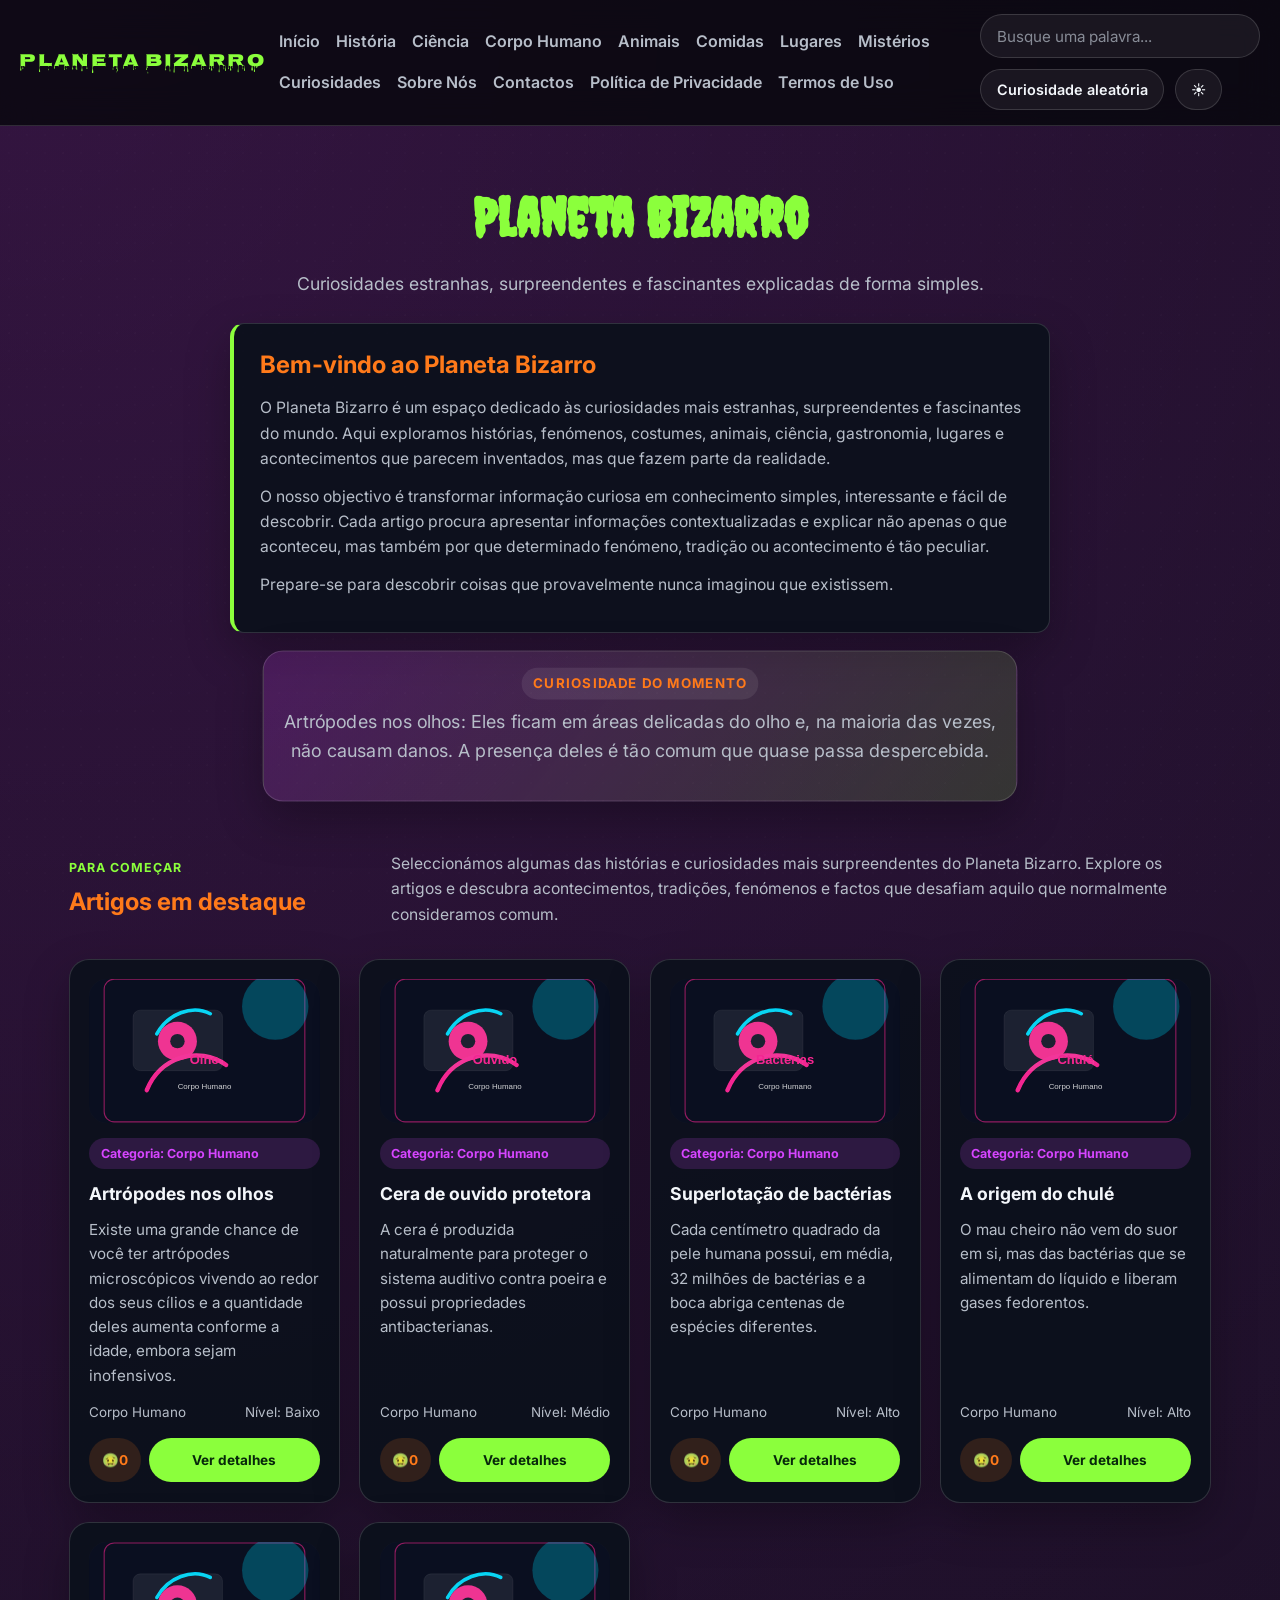
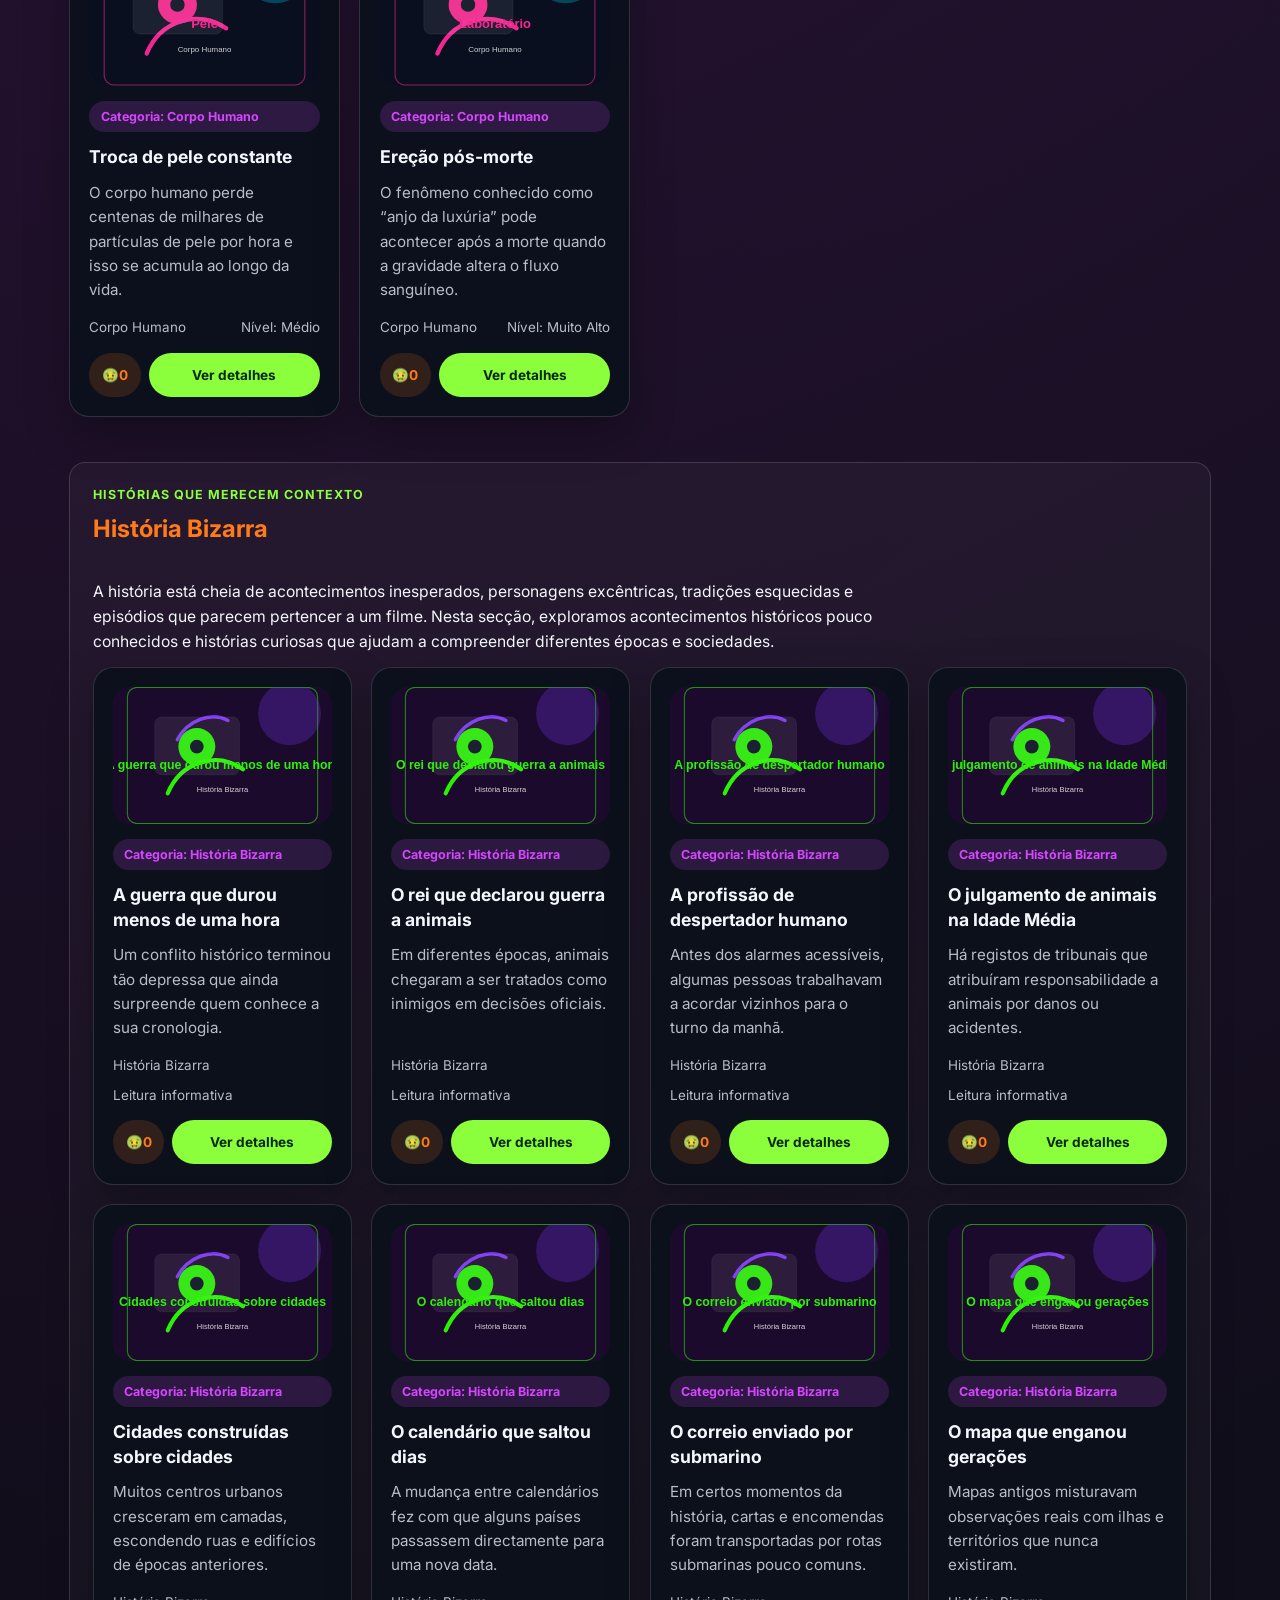
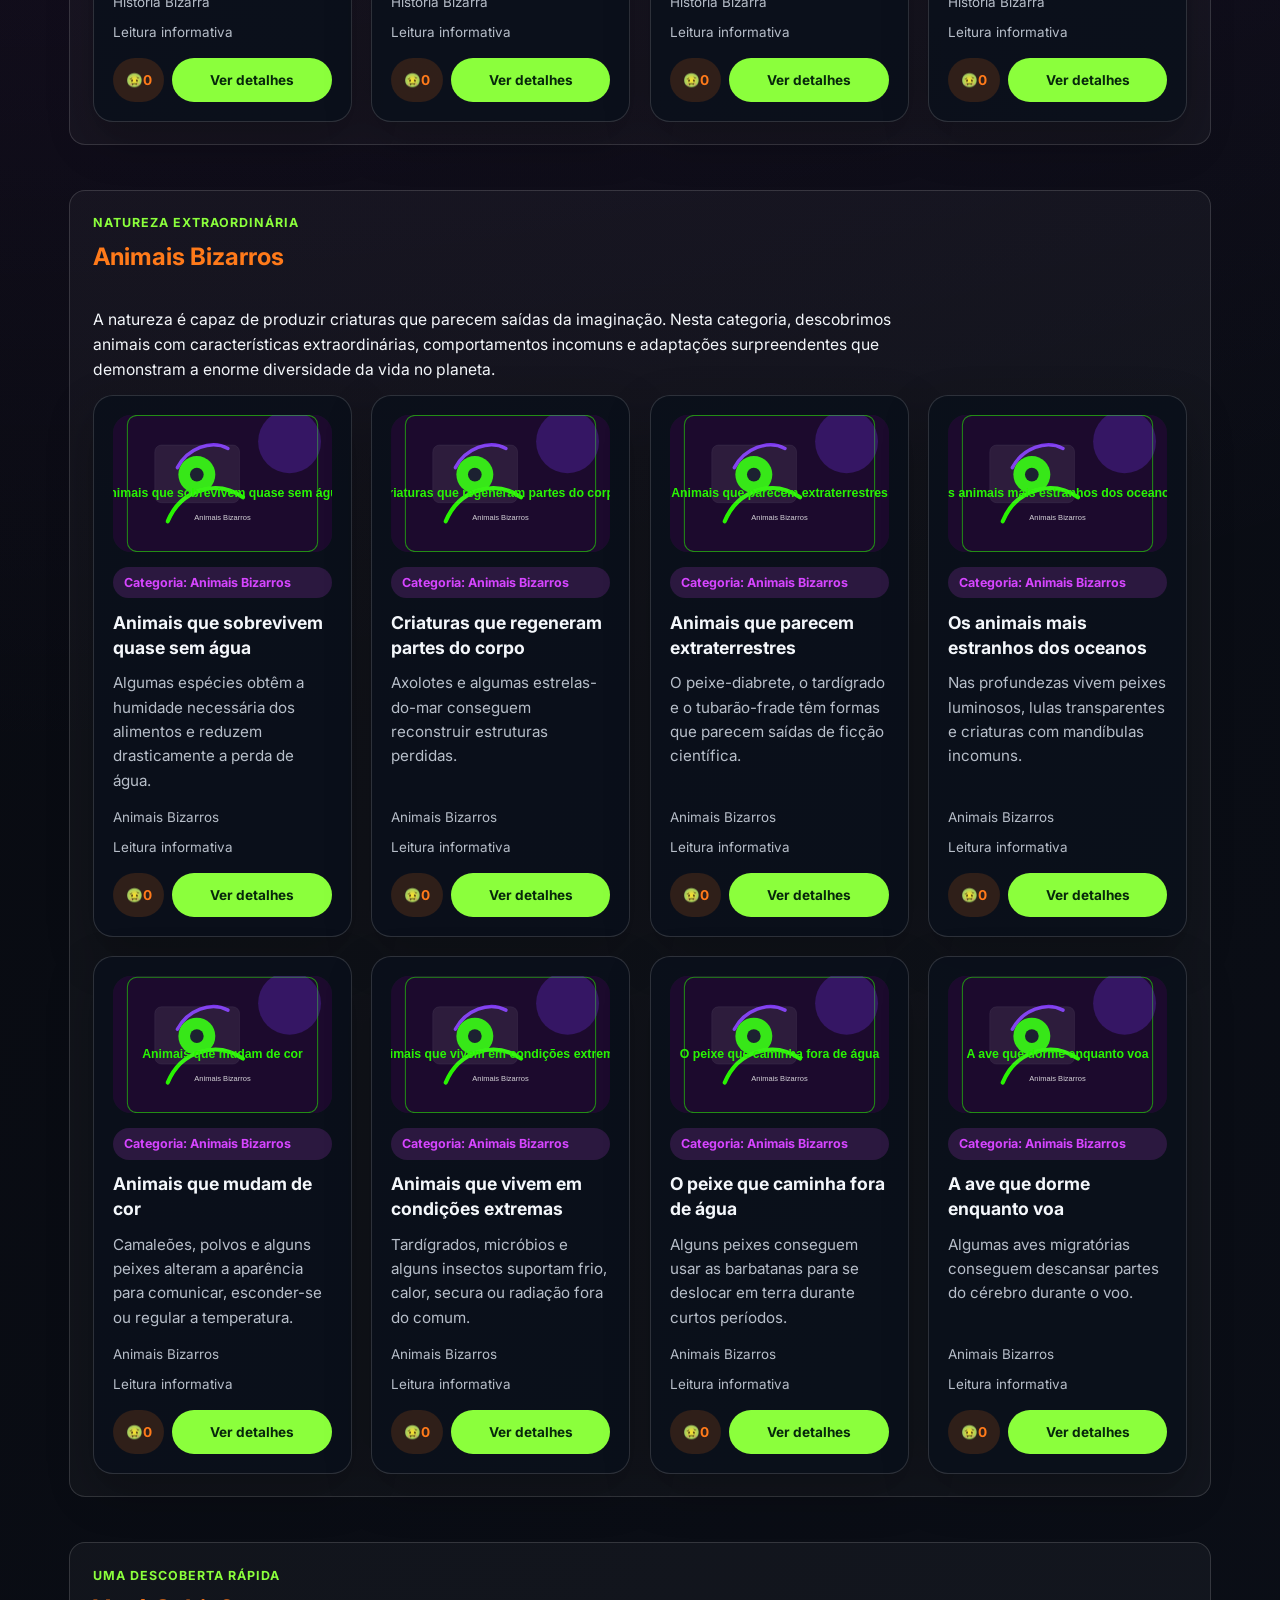
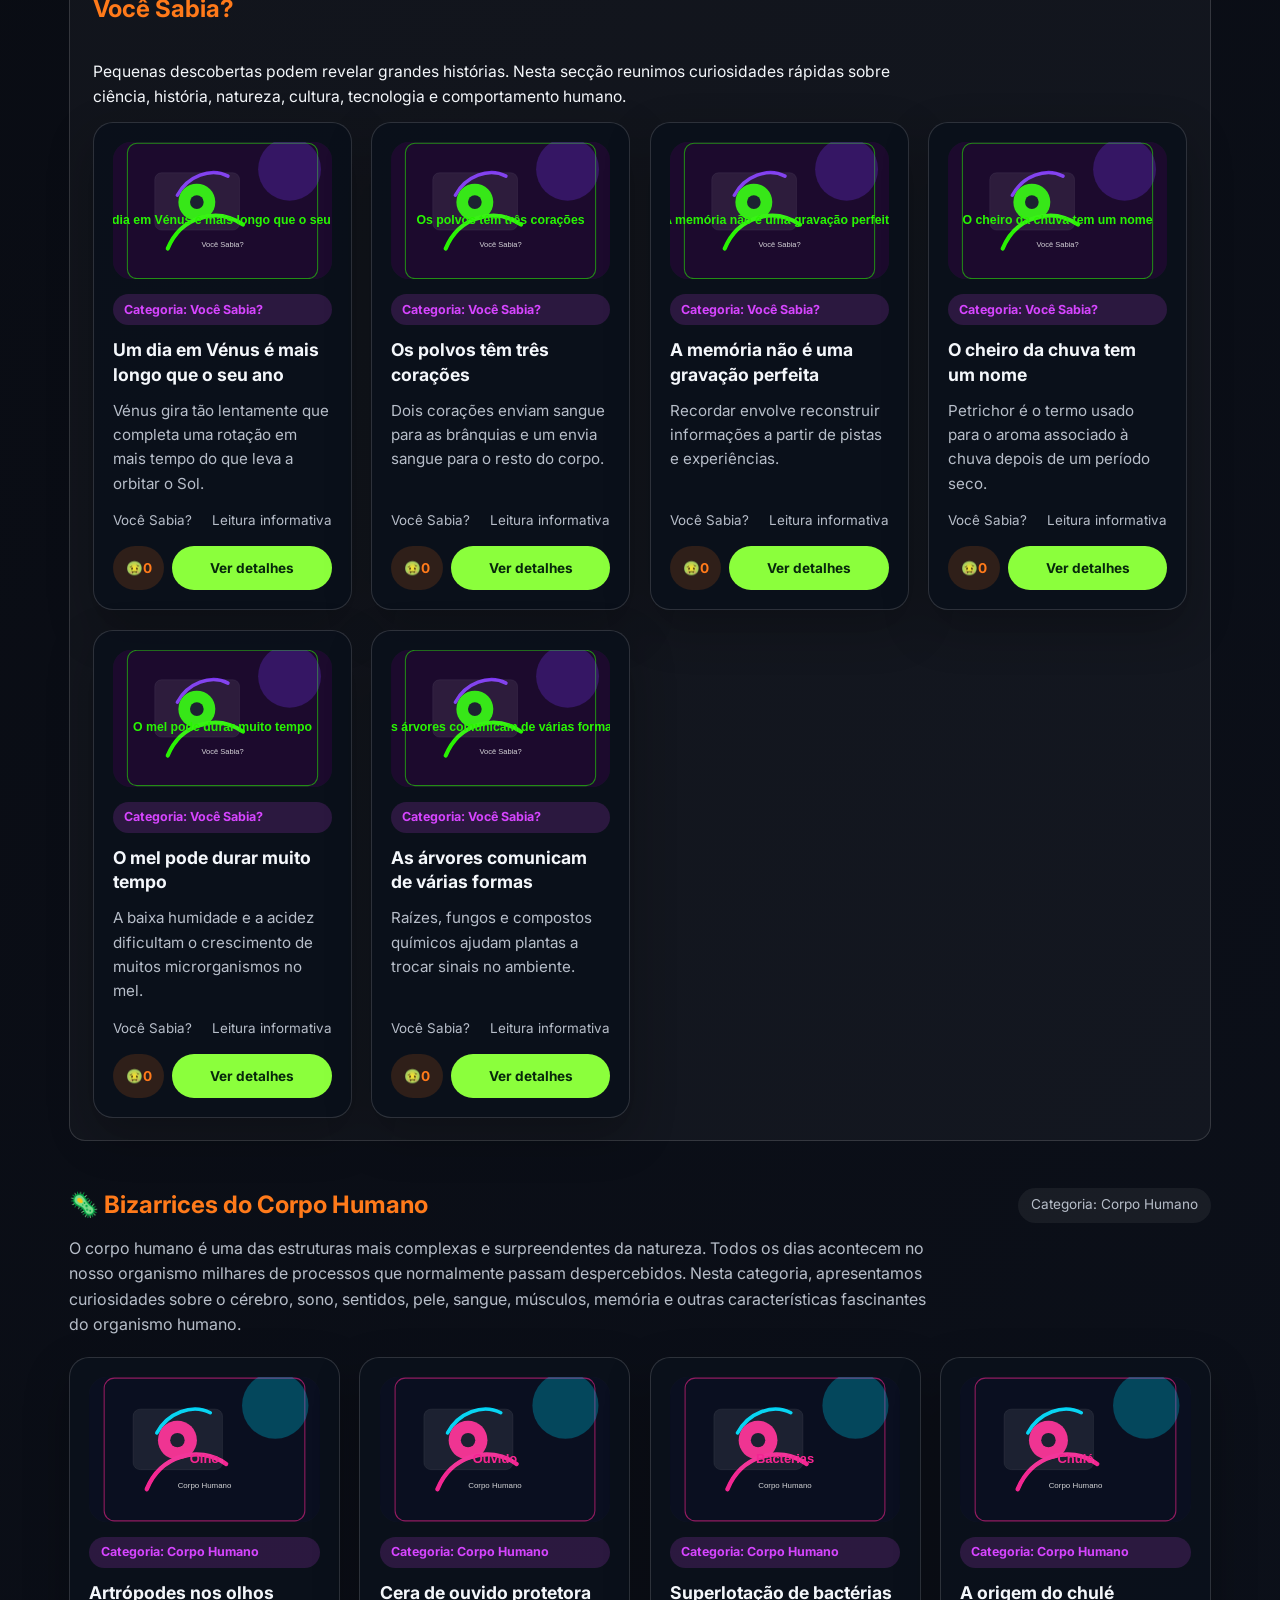
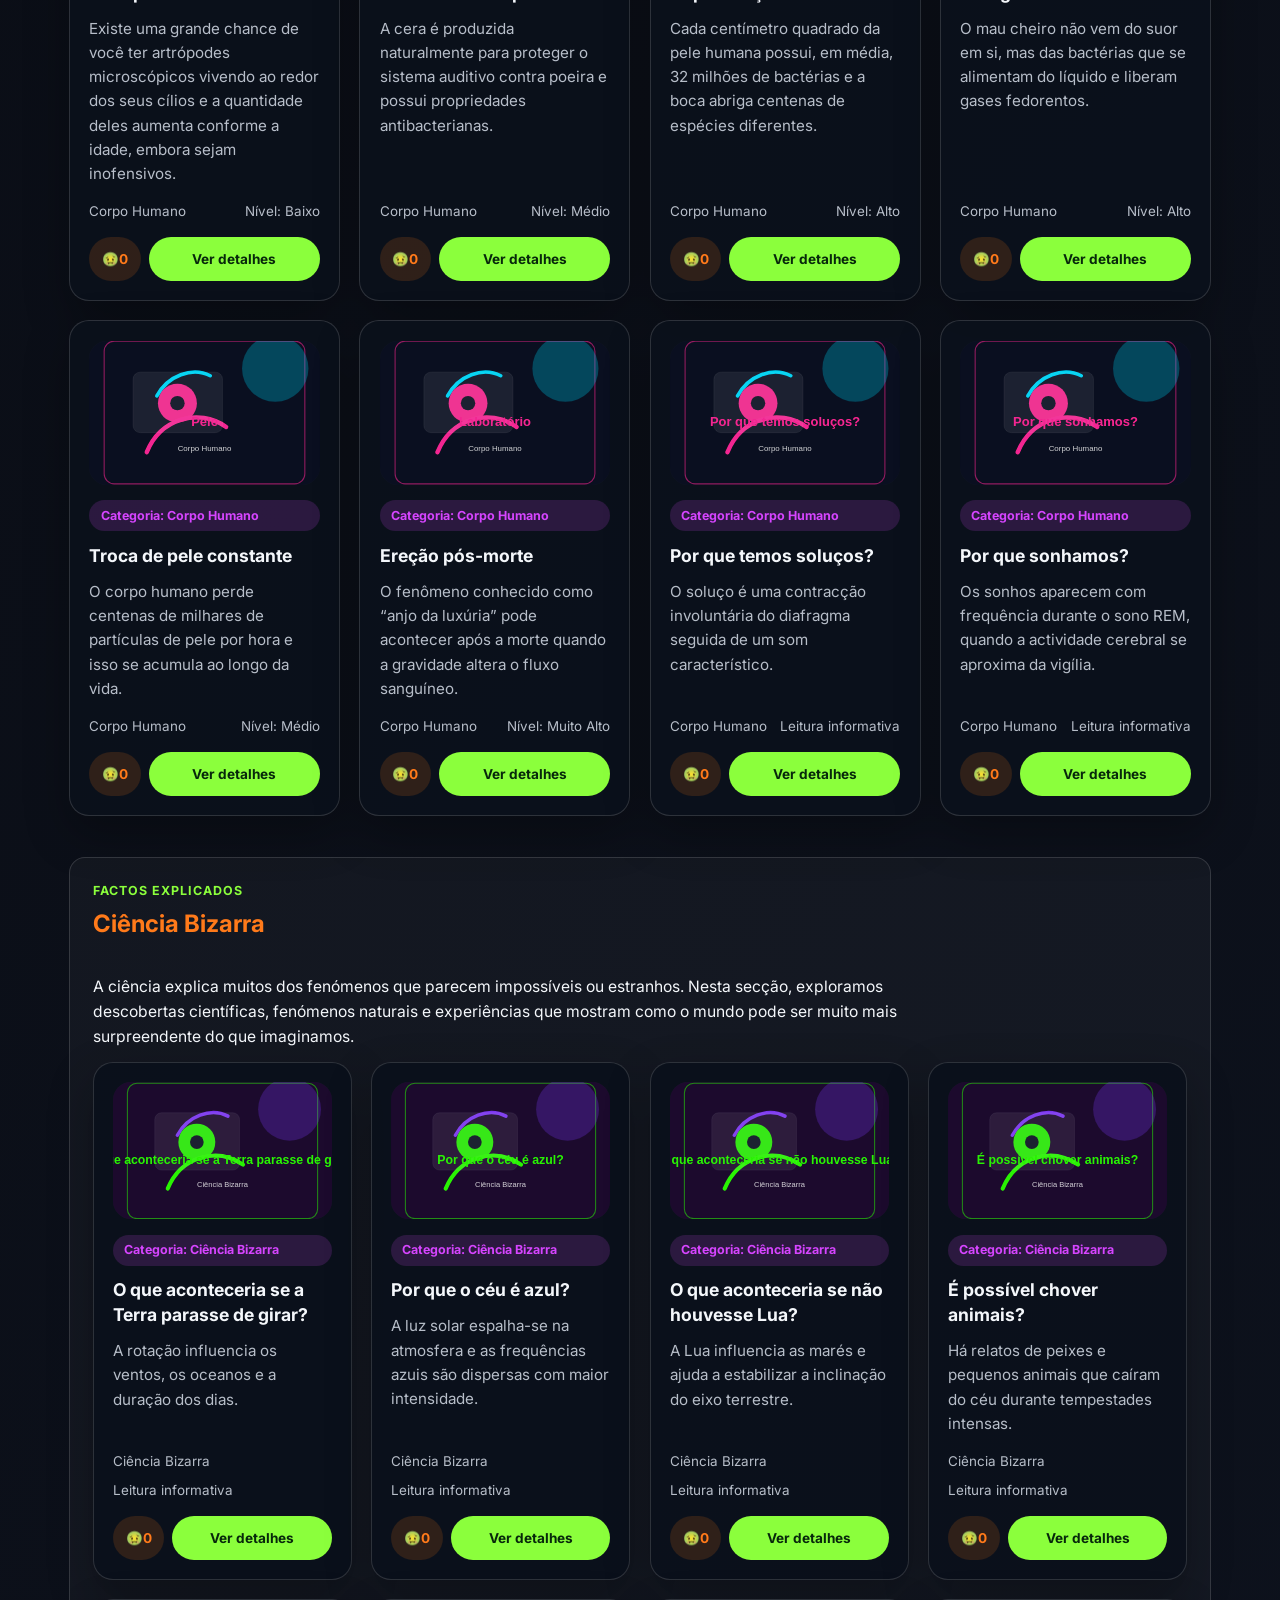
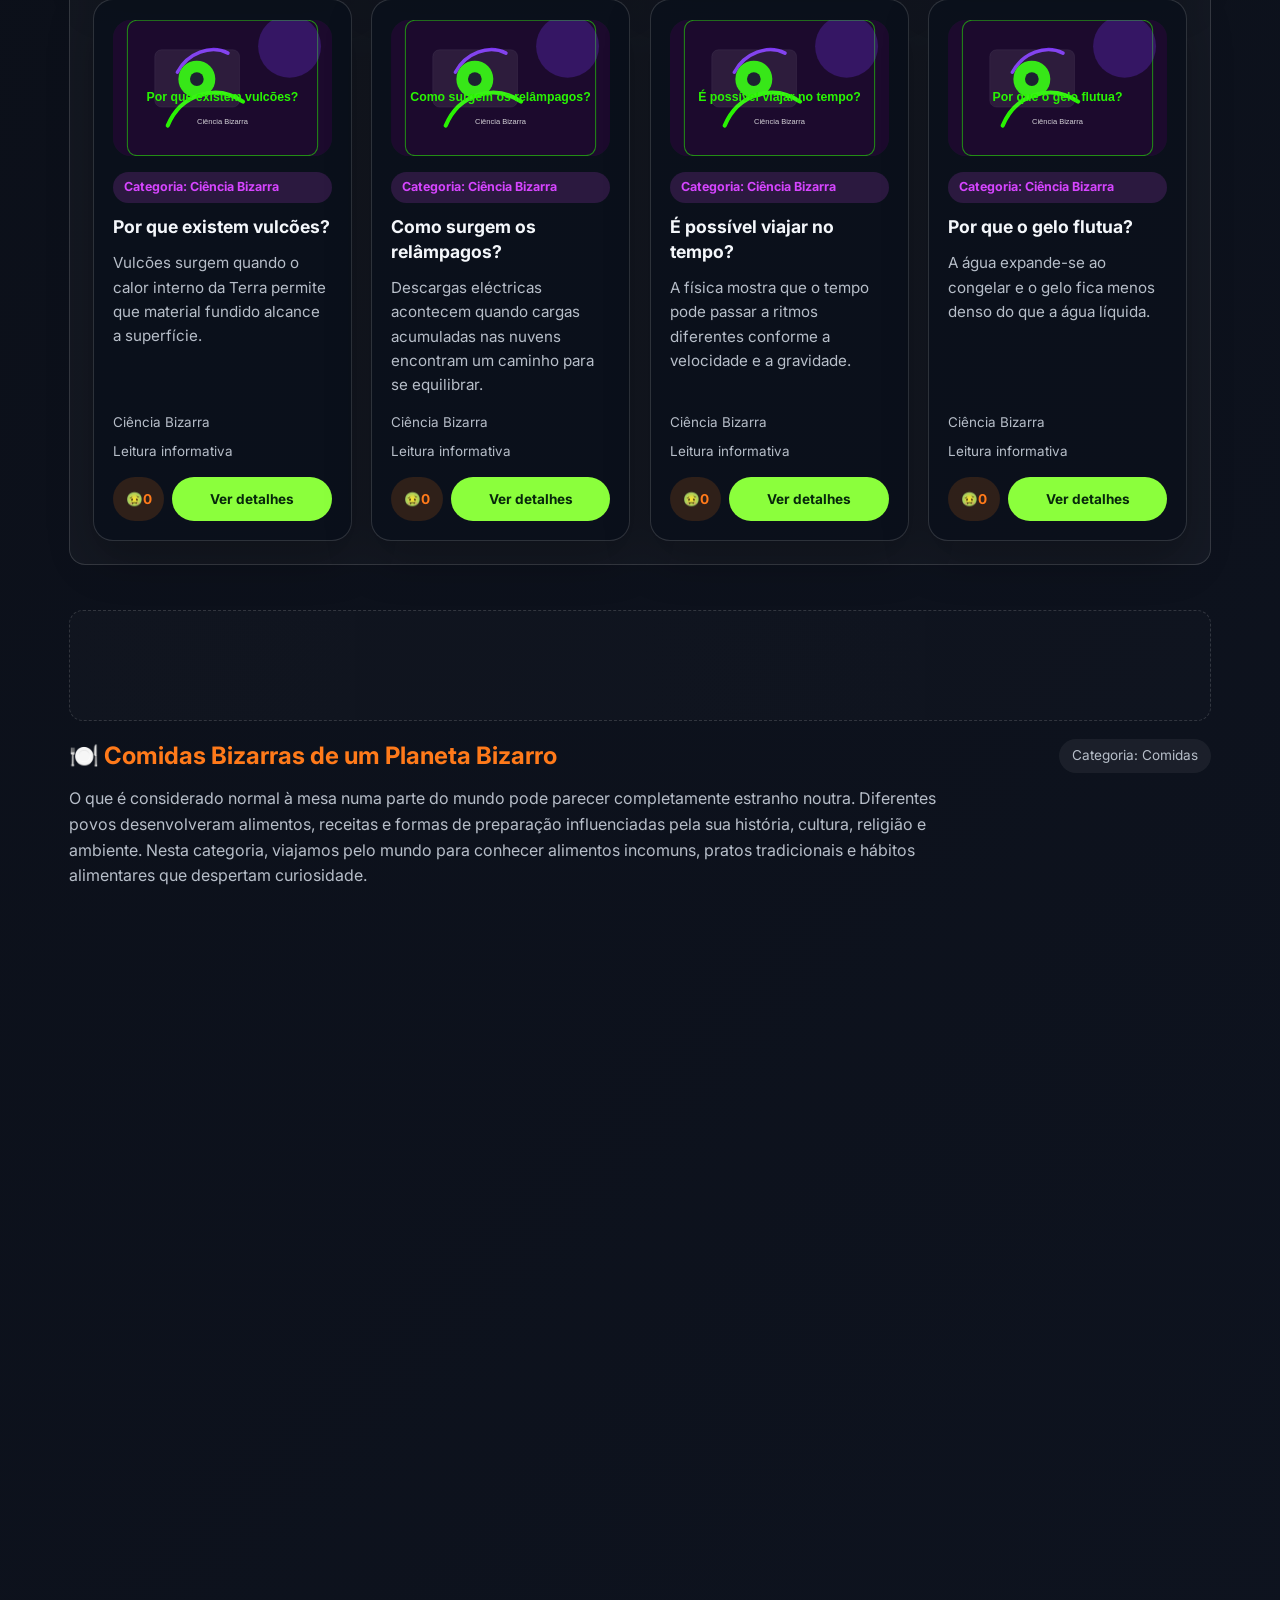
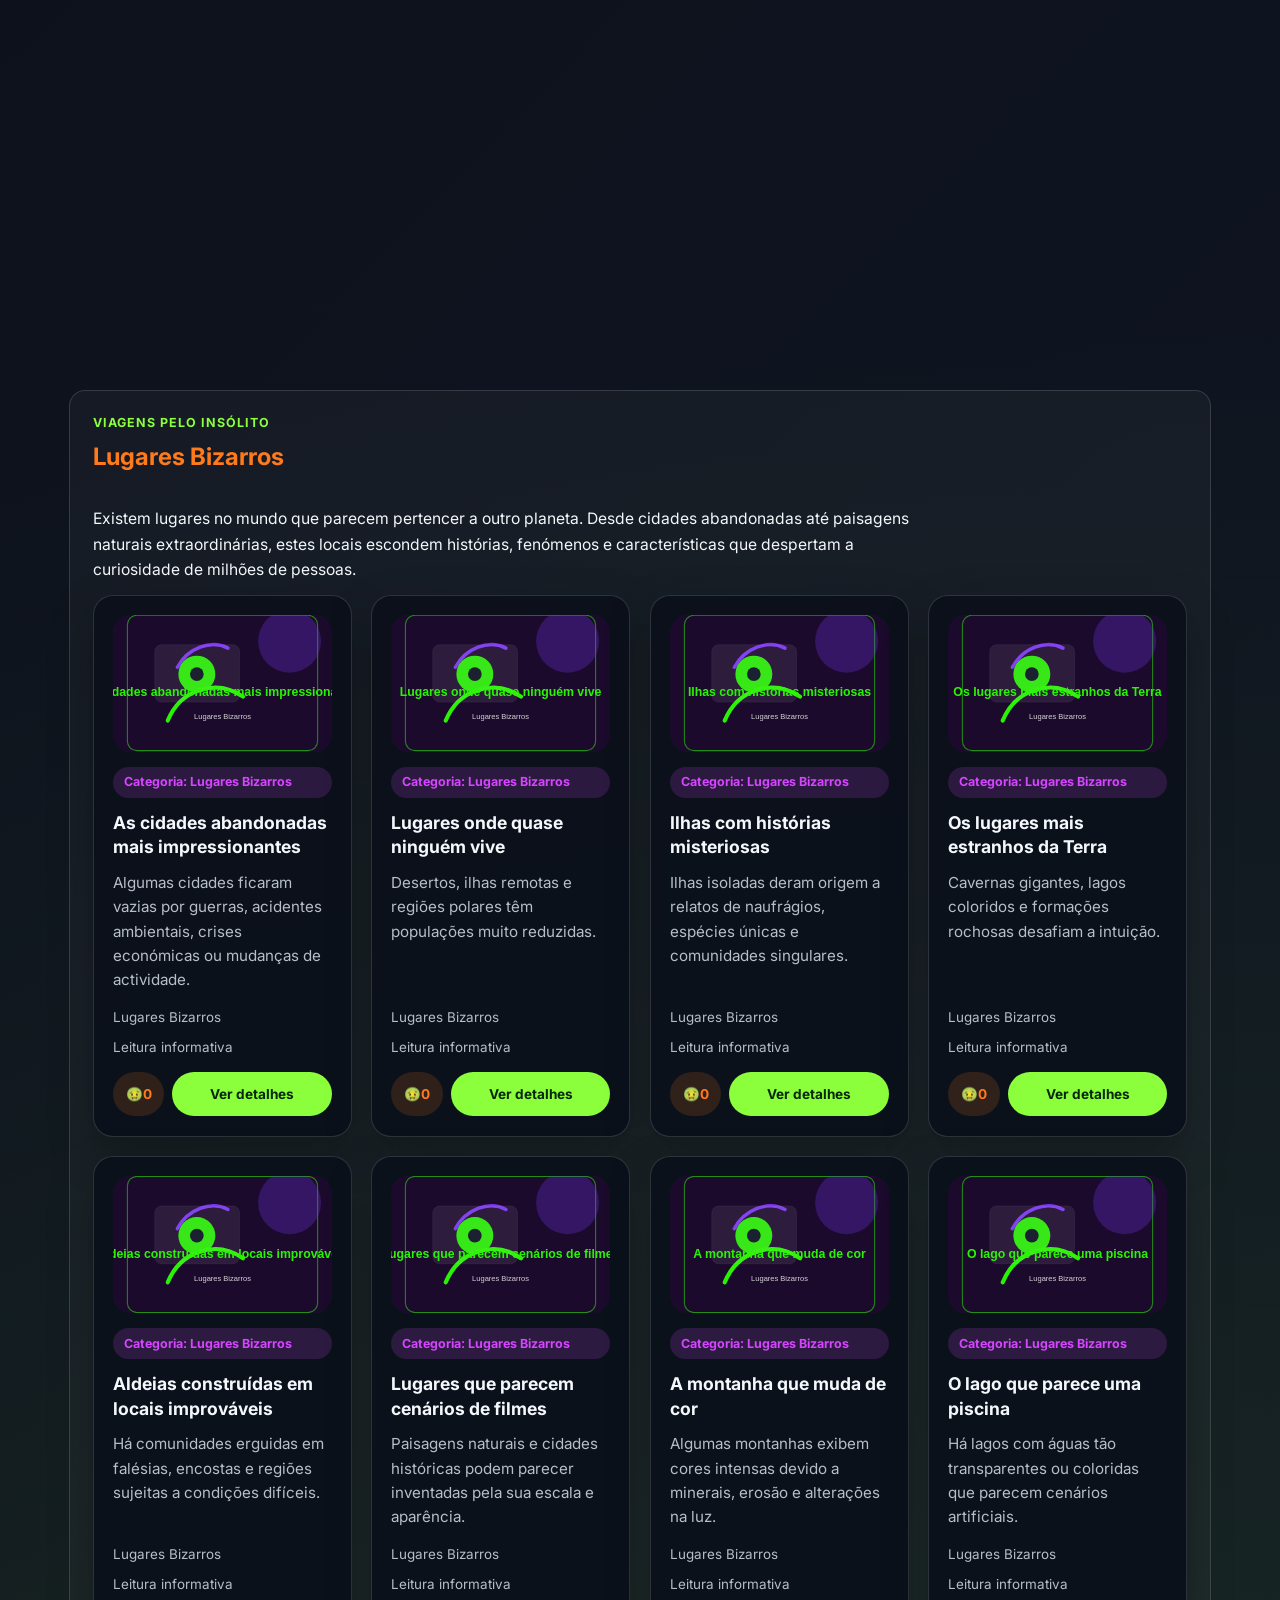
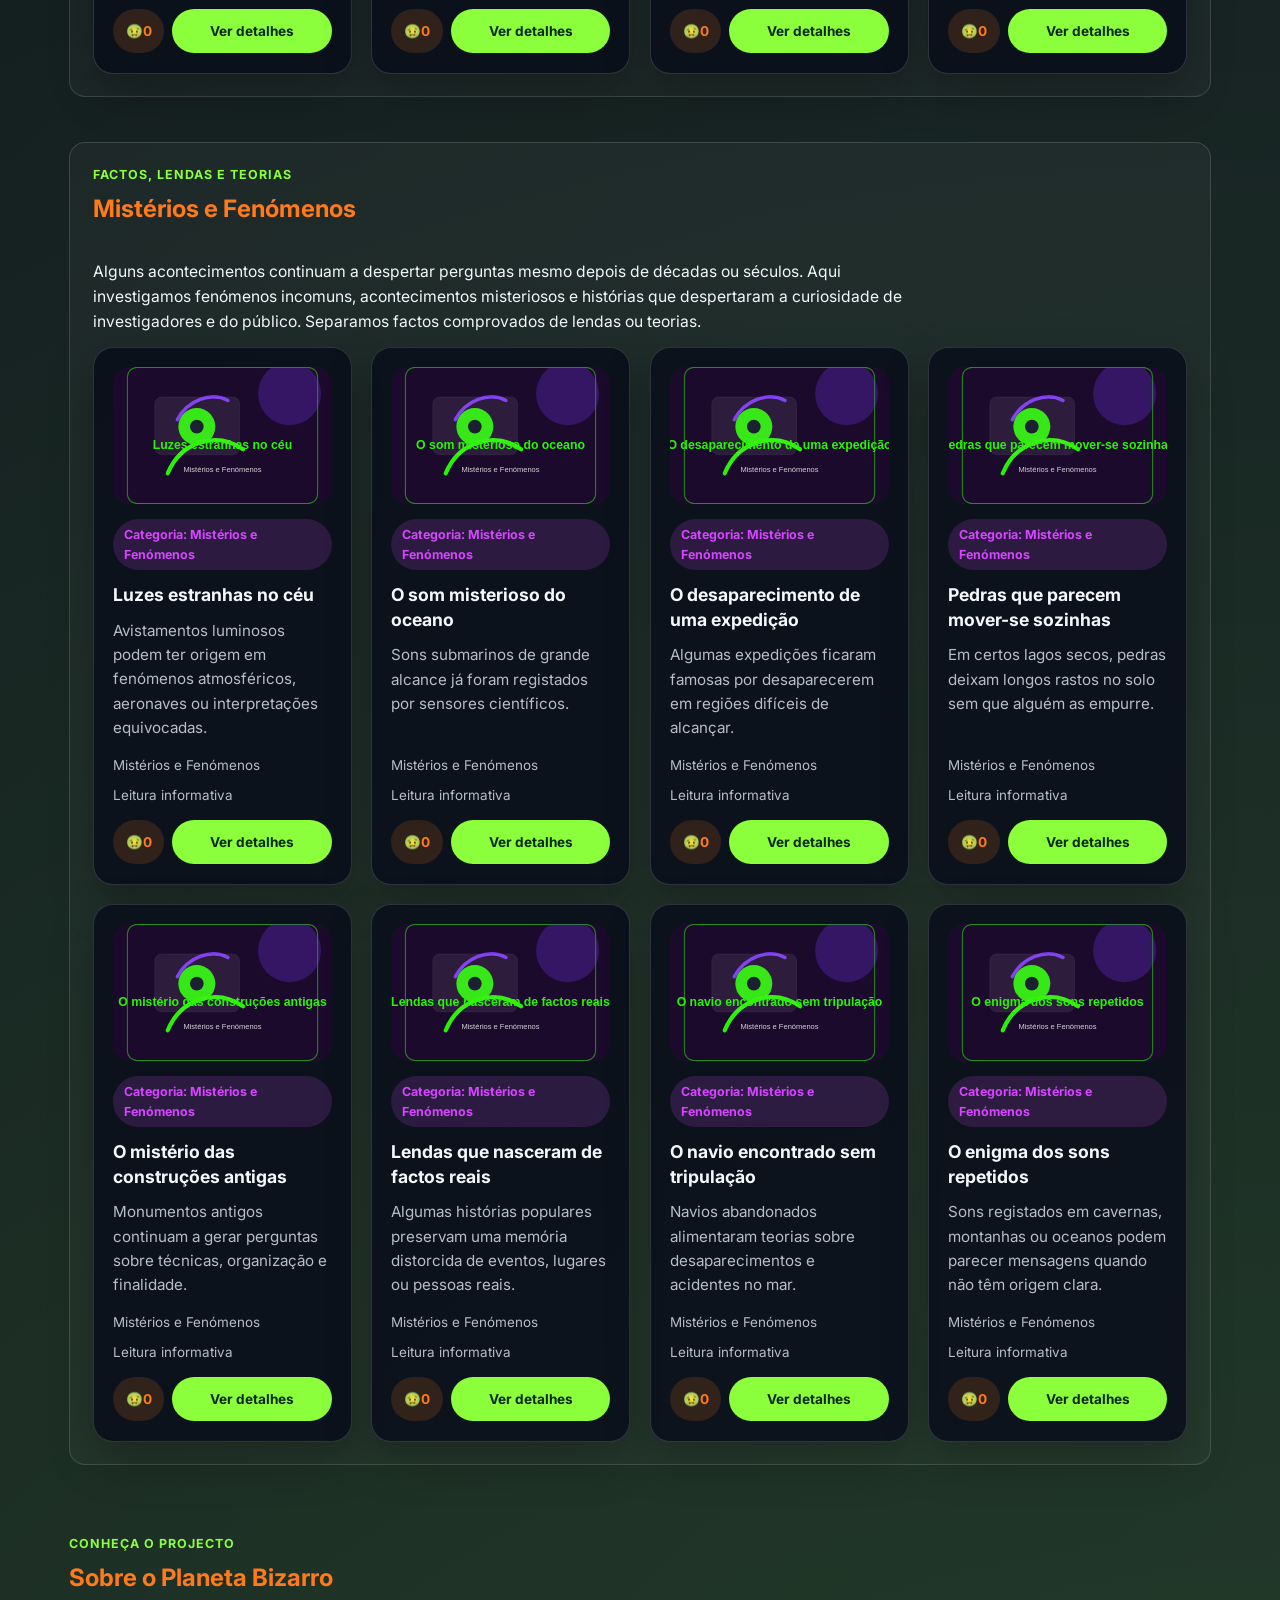
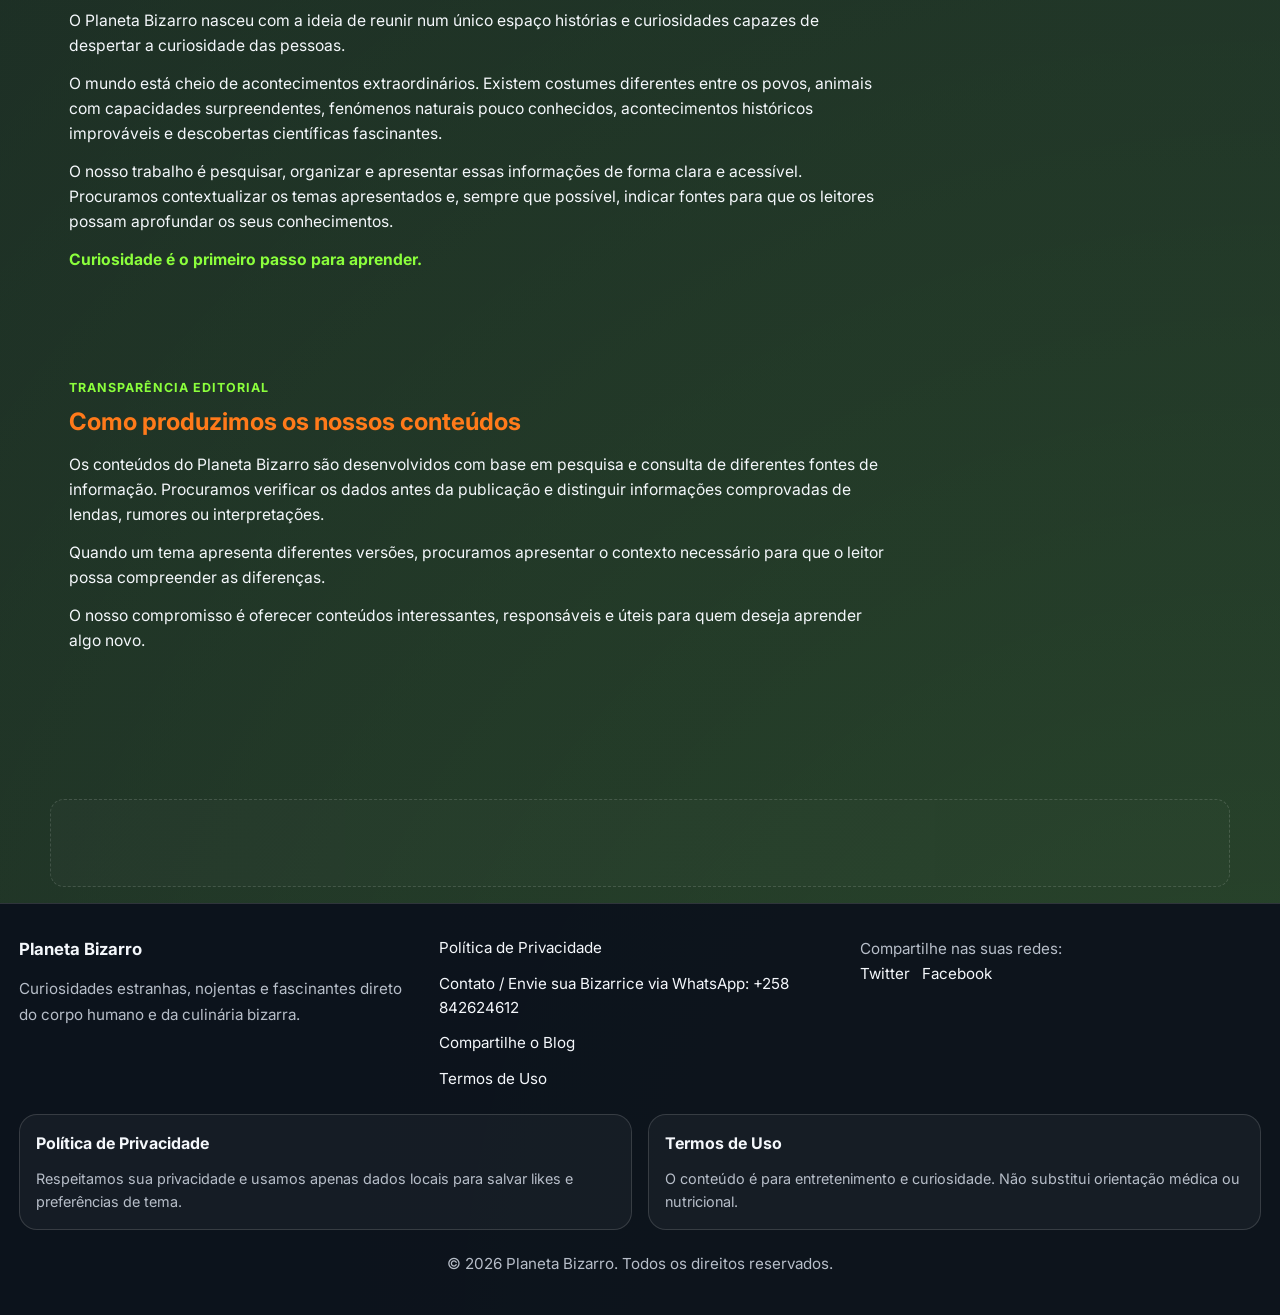
<file: index.html>
<!DOCTYPE html>
<html lang="pt-BR" data-theme="dark">

<head>
    <meta charset="UTF-8">
    <meta name="viewport" content="width=device-width, initial-scale=1.0">
    <title>Planeta Bizarro | Blog</title>
    <link rel="preconnect" href="https://fonts.googleapis.com">
    <link rel="preconnect" href="https://fonts.gstatic.com" crossorigin>
    <link
        href="https://fonts.googleapis.com/css2?family=Creepster&family=Inter:wght@400;500;700&family=Nosifer&family=Roboto:wght@400;500;700&display=swap"
        rel="stylesheet">
    <link rel="stylesheet" href="style.css">
    <!-- Google AdSense: o script carrega a biblioteca; cada anuncio e inicializado no body. -->
    <meta name="google-adsense-account" content="ca-pub-4395693495825203">
    <script async src="https://pagead2.googlesyndication.com/pagead/js/adsbygoogle.js?client=ca-pub-4395693495825203"
        crossorigin="anonymous"></script>
</head>

<body>
    <header class="site-header" id="inicio">
        <nav class="navbar">
            <a href="#inicio" class="brand">Planeta Bizarro</a>
            <button class="menu-toggle" id="menuToggle" aria-label="Abrir menu" aria-expanded="false">☰</button>
            <div class="nav-wrapper">
                <div class="nav-links">
                    <a href="#inicio">Início</a>
                    <a href="#historia">História</a>
                    <a href="#ciencia">Ciência</a>
                    <a href="#corpo">Corpo Humano</a>
                    <a href="#animais">Animais</a>
                    <a href="#comidas">Comidas</a>
                    <a href="#lugares">Lugares</a>
                    <a href="#misterios">Mistérios</a>
                    <a href="#voce-sabia">Curiosidades</a>
                    <a href="#sobre">Sobre Nós</a>
                    <a href="#contactos">Contactos</a>
                    <a href="#privacy">Política de Privacidade</a>
                    <a href="#terms">Termos de Uso</a>
                </div>
                <div class="header-actions">
                    <input type="search" id="searchInput" placeholder="Busque uma palavra..."
                        aria-label="Buscar curiosidades">
                    <button id="randomBtn" class="ghost-btn">Curiosidade aleatória</button>
                    <button id="themeToggle" class="ghost-btn" aria-label="Alternar tema">☀️</button>
                </div>
            </div>
        </nav>

        <div class="hero">
            <h1>Planeta Bizarro</h1>
            <p>Curiosidades estranhas, surpreendentes e fascinantes explicadas de forma simples.</p>
            <div class="hero-intro">
                <h2>Bem-vindo ao Planeta Bizarro</h2>
                <p>O Planeta Bizarro é um espaço dedicado às curiosidades mais estranhas, surpreendentes e fascinantes
                    do mundo. Aqui exploramos histórias, fenómenos, costumes, animais, ciência, gastronomia, lugares e
                    acontecimentos que parecem inventados, mas que fazem parte da realidade.</p>
                <p>O nosso objectivo é transformar informação curiosa em conhecimento simples, interessante e fácil de
                    descobrir. Cada artigo procura apresentar informações contextualizadas e explicar não apenas o que
                    aconteceu, mas também por que determinado fenómeno, tradição ou acontecimento é tão peculiar.</p>
                <p>Prepare-se para descobrir coisas que provavelmente nunca imaginou que existissem.</p>
            </div>
            <div class="hero-highlight" id="featured-curiosity">
                <span class="pill">Curiosidade do momento</span>
                <p id="featuredText">Os corpos humanos carregam uma fauna microscópica invisível a olho nu.</p>
            </div>
        </div>
    </header>

    <!-- Espaço reservado para anúncio (banner topo) -->

    <main class="container">
        <section class="editorial-section" id="destaques">
            <div class="section-heading">
                <div>
                    <span class="section-kicker">Para começar</span>
                    <h2>Artigos em destaque</h2>
                </div>
                <p class="section-intro">Seleccionámos algumas das histórias e curiosidades mais surpreendentes do
                    Planeta Bizarro. Explore os artigos e descubra acontecimentos, tradições, fenómenos e factos que
                    desafiam aquilo que normalmente consideramos comum.</p>
            </div>
            <div class="grid" id="destaques-grid"></div>
        </section>

        <section class="editorial-section category-intro" id="historia">
            <div class="section-heading">
                <div><span class="section-kicker">Histórias que merecem contexto</span>
                    <h2>História Bizarra</h2>
                </div>
            </div>
            <p>A história está cheia de acontecimentos inesperados, personagens excêntricas, tradições esquecidas e
                episódios que parecem pertencer a um filme. Nesta secção, exploramos acontecimentos históricos pouco
                conhecidos e histórias curiosas que ajudam a compreender diferentes épocas e sociedades.</p>
            <div class="grid" id="historia-grid"></div>
        </section>

        <section class="editorial-section category-intro" id="animais">
            <div class="section-heading">
                <div><span class="section-kicker">Natureza extraordinária</span>
                    <h2>Animais Bizarros</h2>
                </div>
            </div>
            <p>A natureza é capaz de produzir criaturas que parecem saídas da imaginação. Nesta categoria, descobrimos
                animais com características extraordinárias, comportamentos incomuns e adaptações surpreendentes que
                demonstram a enorme diversidade da vida no planeta.</p>
            <div class="grid" id="animais-grid"></div>
        </section>

        <section class="editorial-section category-intro" id="voce-sabia">
            <div class="section-heading">
                <div><span class="section-kicker">Uma descoberta rápida</span>
                    <h2>Você Sabia?</h2>
                </div>
            </div>
            <p>Pequenas descobertas podem revelar grandes histórias. Nesta secção reunimos curiosidades rápidas sobre
                ciência, história, natureza, cultura, tecnologia e comportamento humano.</p>
            <div class="grid" id="sabia-grid"></div>
        </section>
        <section class="category-section" id="corpo">
            <div class="section-heading">
                <h2>🦠 Bizarrices do Corpo Humano</h2>
                <span class="section-badge">Categoria: Corpo Humano</span>
            </div>
            <p class="category-description">O corpo humano é uma das estruturas mais complexas e surpreendentes da
                natureza. Todos os dias acontecem no nosso organismo milhares de processos que normalmente passam
                despercebidos. Nesta categoria, apresentamos curiosidades sobre o cérebro, sono, sentidos, pele, sangue,
                músculos, memória e outras características fascinantes do organismo humano.</p>
            <div class="grid" id="corpo-grid"></div>
        </section>

        <section class="editorial-section category-intro" id="ciencia">
            <div class="section-heading">
                <div><span class="section-kicker">Factos explicados</span>
                    <h2>Ciência Bizarra</h2>
                </div>
            </div>
            <p>A ciência explica muitos dos fenómenos que parecem impossíveis ou estranhos. Nesta secção, exploramos
                descobertas científicas, fenómenos naturais e experiências que mostram como o mundo pode ser muito mais
                surpreendente do que imaginamos.</p>
            <div class="grid" id="ciencia-grid"></div>
        </section>

        <!-- Espaço reservado para anúncio (meio da página) -->
        <div class="ad-slot ad-medium" id="ad-middle" role="complementary" aria-label="Espaço para anúncio">
            <!-- Substitua o slot pelo ID real fornecido pelo AdSense. -->
            <ins class="adsbygoogle" style="display:block; width:100%; min-height:90px;"
                data-ad-client="ca-pub-4395693495825203" data-ad-slot="SEU_NUMERO_DE_SLOT_AQUI" data-ad-format="auto"
                data-full-width-responsive="true"></ins>
            <script>
                (adsbygoogle = window.adsbygoogle || []).push({});
            </script>
        </div>

        <section class="category-section" id="comidas">
            <div class="section-heading">
                <h2>🍽️ Comidas Bizarras de um Planeta Bizarro</h2>
                <span class="section-badge">Categoria: Comidas</span>
            </div>
            <p class="category-description">O que é considerado normal à mesa numa parte do mundo pode parecer
                completamente estranho noutra. Diferentes povos desenvolveram alimentos, receitas e formas de preparação
                influenciadas pela sua história, cultura, religião e ambiente. Nesta categoria, viajamos pelo mundo para
                conhecer alimentos incomuns, pratos tradicionais e hábitos alimentares que despertam curiosidade.</p>
            <div class="grid" id="comidas-grid"></div>
        </section>

        <section class="editorial-section category-intro" id="lugares">
            <div class="section-heading">
                <div><span class="section-kicker">Viagens pelo insólito</span>
                    <h2>Lugares Bizarros</h2>
                </div>
            </div>
            <p>Existem lugares no mundo que parecem pertencer a outro planeta. Desde cidades abandonadas até paisagens
                naturais extraordinárias, estes locais escondem histórias, fenómenos e características que despertam a
                curiosidade de milhões de pessoas.</p>
            <div class="grid" id="lugares-grid"></div>
        </section>

        <section class="editorial-section category-intro" id="misterios">
            <div class="section-heading">
                <div><span class="section-kicker">Factos, lendas e teorias</span>
                    <h2>Mistérios e Fenómenos</h2>
                </div>
            </div>
            <p>Alguns acontecimentos continuam a despertar perguntas mesmo depois de décadas ou séculos. Aqui
                investigamos fenómenos incomuns, acontecimentos misteriosos e histórias que despertaram a curiosidade de
                investigadores e do público. Separamos factos comprovados de lendas ou teorias.</p>
            <div class="grid" id="misterios-grid"></div>
        </section>

        <section class="editorial-section body-copy" id="sobre">
            <span class="section-kicker">Conheça o projecto</span>
            <h2>Sobre o Planeta Bizarro</h2>
            <p>O Planeta Bizarro nasceu com a ideia de reunir num único espaço histórias e curiosidades capazes de
                despertar a curiosidade das pessoas.</p>
            <p>O mundo está cheio de acontecimentos extraordinários. Existem costumes diferentes entre os povos, animais
                com capacidades surpreendentes, fenómenos naturais pouco conhecidos, acontecimentos históricos
                improváveis e descobertas científicas fascinantes.</p>
            <p>O nosso trabalho é pesquisar, organizar e apresentar essas informações de forma clara e acessível.
                Procuramos contextualizar os temas apresentados e, sempre que possível, indicar fontes para que os
                leitores possam aprofundar os seus conhecimentos.</p>
            <p><strong>Curiosidade é o primeiro passo para aprender.</strong></p>
        </section>

        <section class="editorial-section body-copy" id="como-produzimos">
            <span class="section-kicker">Transparência editorial</span>
            <h2>Como produzimos os nossos conteúdos</h2>
            <p>Os conteúdos do Planeta Bizarro são desenvolvidos com base em pesquisa e consulta de diferentes fontes de
                informação. Procuramos verificar os dados antes da publicação e distinguir informações comprovadas de
                lendas, rumores ou interpretações.</p>
            <p>Quando um tema apresenta diferentes versões, procuramos apresentar o contexto necessário para que o
                leitor possa compreender as diferenças.</p>
            <p>O nosso compromisso é oferecer conteúdos interessantes, responsáveis e úteis para quem deseja aprender
                algo novo.</p>
        </section>
    </main>

    <div class="modal hidden" id="detailModal" aria-hidden="true">
        <div class="modal-content">
            <button class="modal-close" id="modalClose" aria-label="Fechar detalhes">×</button>
            <div class="modal-body">
                <span class="modal-badge" id="modalBadge"></span>
                <h3 id="modalTitle"></h3>
                <p id="modalDescription"></p>
                <div class="modal-meta">
                    <span id="modalCategory"></span>
                    <span id="modalLevel"></span>
                </div>
            </div>
        </div>
    </div>

    <!-- Espaço reservado para anúncio (antes do rodapé) -->
    <div class="ad-slot ad-footer" id="ad-footer" role="complementary" aria-label="Espaço para anúncio">

    </div>

    <footer class="site-footer">
        <div class="footer-grid">
            <div class="footer-block">
                <h4>Planeta Bizarro</h4>
                <p>Curiosidades estranhas, nojentas e fascinantes direto do corpo humano e da culinária bizarra.</p>
            </div>
            <div class="footer-block footer-links">
                <a href="#privacy">Política de Privacidade</a>
                <a href="https://wa.me/258842624612" target="_blank" rel="noopener">Contato / Envie sua Bizarrice via
                    WhatsApp: +258 842624612</a>
                <a href="#contactos">Compartilhe o Blog</a>
                <a href="#terms">Termos de Uso</a>
            </div>
            <div class="footer-block footer-share" id="contactos">
                <p>Compartilhe nas suas redes:</p>
                <div class="social-links">
                    <a href="https://twitter.com/intent/tweet?text=Descubra%20Planeta%20Bizarro%20-%20curiosidades%20estranhas%20e%20nojentas!&url=https://seusite.com"
                        target="_blank" rel="noopener">Twitter</a>
                    <a href="https://www.facebook.com/sharer/sharer.php?u=https://seusite.com" target="_blank"
                        rel="noopener">Facebook</a>
                </div>
            </div>
        </div>
        <div class="footer-panels">
            <div class="footer-panel" id="privacy">
                <h5>Política de Privacidade</h5>
                <p>Respeitamos sua privacidade e usamos apenas dados locais para salvar likes e preferências de tema.
                </p>
            </div>
            <div class="footer-panel" id="terms">
                <h5>Termos de Uso</h5>
                <p>O conteúdo é para entretenimento e curiosidade. Não substitui orientação médica ou nutricional.</p>
            </div>
        </div>
        <p class="footer-note">&copy; 2026 Planeta Bizarro. Todos os direitos reservados.</p>
    </footer>

    <script src="script.js"></script>
</body>

</html>
</file>
<file: style.css>
:root {
    color-scheme: dark;
    --bg: #06070b;
    --bg-alt: rgba(11, 17, 28, 0.92);
    --surface: rgba(255, 255, 255, 0.06);
    --surface-strong: rgba(255, 255, 255, 0.12);
    --text: #f4f7fb;
    --muted: #b7bec9;
    --accent: #d645ff;
    --accent-2: #8bff3c;
    --accent-3: #ff7a1a;
    --border: rgba(255, 255, 255, 0.14);
    --shadow: 0 18px 45px rgba(0, 0, 0, 0.28);
}

html[data-theme="light"] {
    color-scheme: light;
    --bg: #f4fff4;
    --bg-alt: rgba(255, 255, 255, 0.88);
    --surface: rgba(10, 24, 14, 0.05);
    --surface-strong: rgba(10, 24, 14, 0.1);
    --text: #11230f;
    --muted: #51644d;
    --accent: #0f766e;
    --accent-2: #74d940;
    --accent-3: #f59e0b;
    --border: rgba(17, 35, 15, 0.1);
    --shadow: 0 18px 45px rgba(58, 98, 58, 0.16);
}

* {
    margin: 0;
    padding: 0;
    box-sizing: border-box;
    font-family: 'Inter', 'Roboto', sans-serif;
}

html {
    scroll-behavior: smooth;
}

body {
    min-height: 100vh;
    background: radial-gradient(circle at top left, rgba(214, 69, 255, 0.22), transparent 28%),
        radial-gradient(circle at bottom right, rgba(139, 255, 60, 0.2), transparent 30%),
        linear-gradient(135deg, var(--bg), #111827 100%);
    color: var(--text);
    line-height: 1.6;
    position: relative;
}

body::before {
    content: '';
    position: fixed;
    inset: 0;
    background-image: repeating-linear-gradient(135deg, rgba(255, 255, 255, 0.025) 0 1px, transparent 1px 14px),
        radial-gradient(circle, rgba(255, 255, 255, 0.05) 0 1px, transparent 1px);
    background-size: 14px 14px, 18px 18px;
    opacity: 0.3;
    pointer-events: none;
    z-index: -1;
}

.site-header {
    background: transparent;
}

.navbar {
    position: sticky;
    top: 0;
    z-index: 20;
    width: 100%;
    padding: 0.9rem 1.2rem;
    display: flex;
    align-items: center;
    justify-content: space-between;
    gap: 0.85rem;
    backdrop-filter: blur(18px);
    background: rgba(6, 7, 11, 0.78);
    border-bottom: 1px solid var(--border);
}

html[data-theme="light"] .navbar {
    background: rgba(244, 255, 244, 0.86);
}

.navbar.compact {
    padding: 0.65rem 1rem;
    box-shadow: 0 18px 35px rgba(0, 0, 0, 0.18);
}

.brand {
    font-family: 'Nosifer', 'Creepster', cursive;
    color: var(--accent-2);
    text-decoration: none;
    font-size: clamp(0.95rem, 2.5vw, 1.1rem);
    letter-spacing: 0.08em;
    white-space: nowrap;
}

.menu-toggle {
    display: none;
    background: transparent;
    border: none;
    color: var(--text);
    font-size: 1.5rem;
    cursor: pointer;
    padding: 0.5rem;
    align-items: center;
    justify-content: center;
}

.nav-wrapper {
    display: flex;
    align-items: center;
    gap: 1.2rem;
    flex: 1;
    min-width: 0;
}

.nav-links {
    display: flex;
    gap: 1rem;
    flex-wrap: wrap;
}

.nav-links a {
    color: var(--muted);
    text-decoration: none;
    font-weight: 600;
    font-size: clamp(0.85rem, 1.5vw, 1rem);
    white-space: nowrap;
    transition: color 0.2s ease;
}

.nav-links a:hover {
    color: var(--accent-2);
}

.header-actions {
    display: flex;
    align-items: center;
    gap: 0.7rem;
    flex-wrap: wrap;
}

#searchInput {
    border: 1px solid var(--border);
    border-radius: 999px;
    padding: 0.7rem 1rem;
    min-width: 180px;
    max-width: 280px;
    width: 100%;
    background: var(--surface);
    color: var(--text);
    font-size: 0.95rem;
}

#searchInput::placeholder {
    color: var(--muted);
    opacity: 0.7;
}

.ghost-btn {
    border: 1px solid var(--border);
    border-radius: 999px;
    padding: 0.7rem 0.95rem;
    background: var(--surface);
    color: var(--text);
    cursor: pointer;
    transition: transform 0.2s ease, background 0.2s ease;
    white-space: nowrap;
    font-size: 0.9rem;
    font-weight: 600;
}

.ghost-btn:hover {
    transform: translateY(-2px);
    background: var(--surface-strong);
}

.ghost-btn:active {
    transform: translateY(0);
}

.hero {
    width: 100%;
    padding: 3rem 1.2rem 2.2rem;
    text-align: center;
}

.hero h1 {
    font-family: 'Creepster', cursive;
    font-size: clamp(1.8rem, 5vw, 3.4rem);
    margin-bottom: 0.6rem;
    color: var(--accent-2);
}

.hero p {
    color: var(--muted);
    max-width: 700px;
    margin: 0 auto 1.2rem;
    font-size: clamp(0.95rem, 2vw, 1.1rem);
}

.hero-intro {
    max-width: 820px;
    margin: 1.5rem auto 1.2rem;
    padding: 1.4rem 1.6rem;
    text-align: left;
    background: var(--bg-alt);
    border: 1px solid var(--border);
    border-left: 4px solid var(--accent-2);
    border-radius: 14px;
    box-shadow: var(--shadow);
}

.hero-intro h2,
.editorial-section h2 {
    color: var(--accent-3);
    margin-bottom: 0.7rem;
}

.hero-intro p,
.editorial-section p {
    max-width: 820px;
    margin: 0 0 0.8rem;
    font-size: 0.98rem;
}

.hero-highlight {
    display: inline-block;
    background: linear-gradient(130deg, rgba(214, 69, 255, 0.18), rgba(139, 255, 60, 0.15));
    border: 1px solid var(--border);
    border-radius: 20px;
    padding: 1rem 1.2rem;
    box-shadow: var(--shadow);
    transition: transform 0.3s ease;
}

.hero-highlight.is-active {
    transform: scale(1.02);
}

.pill {
    display: inline-flex;
    margin-bottom: 0.5rem;
    padding: 0.3rem 0.7rem;
    border-radius: 999px;
    background: rgba(255, 255, 255, 0.08);
    color: var(--accent-3);
    font-size: 0.82rem;
    font-weight: 700;
    text-transform: uppercase;
    letter-spacing: 0.08em;
}

.container {
    width: 100%;
    max-width: 1180px;
    margin: 0 auto;
    padding: 1rem 1.2rem 3rem;
}

.category-section {
    margin-bottom: 2.6rem;
    scroll-margin-top: 100px;
}

.category-description {
    max-width: 880px;
    margin: -0.5rem 0 1.2rem;
    color: var(--muted);
}

.editorial-section {
    margin-bottom: 2.8rem;
    scroll-margin-top: 100px;
}

.category-intro {
    padding: 1.4rem;
    background: rgba(255, 255, 255, 0.035);
    border: 1px solid var(--border);
    border-radius: 16px;
}

.section-kicker {
    display: block;
    margin-bottom: 0.3rem;
    color: var(--accent-2);
    font-size: 0.78rem;
    font-weight: 700;
    letter-spacing: 0.08em;
    text-transform: uppercase;
}

.section-intro {
    max-width: 600px;
    color: var(--muted);
}

.body-copy {
    max-width: 860px;
    padding: 1.5rem 0;
}

.body-copy strong {
    color: var(--accent-2);
}

#featured-curiosity {
    scroll-margin-top: 100px;
}

.section-heading {
    display: flex;
    flex-direction: row;
    justify-content: space-between;
    align-items: center;
    margin-bottom: 1.2rem;
    gap: 1rem;
    flex-wrap: wrap;
}

.category-section h2 {
    font-size: clamp(1.2rem, 3vw, 1.5rem);
    color: var(--accent-3);
}

.section-badge {
    padding: 0.4rem 0.8rem;
    border-radius: 999px;
    background: var(--surface);
    color: var(--muted);
    font-size: 0.85rem;
    white-space: nowrap;
}

.grid {
    display: grid;
    grid-template-columns: repeat(auto-fit, minmax(250px, 1fr));
    gap: 1.2rem;
}

.card {
    background: var(--bg-alt);
    border: 1px solid var(--border);
    border-radius: 20px;
    padding: 1.2rem;
    box-shadow: var(--shadow);
    transition: transform 0.25s ease, box-shadow 0.25s ease, opacity 0.35s ease;
    opacity: 0;
    transform: translateY(26px);
    position: relative;
    overflow: hidden;
    display: flex;
    flex-direction: column;
}

.card-media {
    width: 100%;
    aspect-ratio: 16 / 10;
    overflow: hidden;
    border-radius: 18px;
    margin-bottom: 0.95rem;
    background: rgba(255, 255, 255, 0.04);
}

.card-media img {
    width: 100%;
    height: 100%;
    object-fit: cover;
    display: block;
    filter: saturate(1.1) brightness(0.95);
}

.card.is-visible {
    opacity: 1;
    transform: translateY(0);
}

.card:active {
    transform: translateY(-2px);
}

@media (hover: hover) {
    .card:hover {
        transform: translateY(-6px);
        box-shadow: 0 22px 35px rgba(0, 0, 0, 0.35);
    }
}

.card.highlight-card {
    outline: 2px solid var(--accent-2);
    transform: scale(1.01);
}

.card-badge {
    display: inline-flex;
    align-items: center;
    gap: 0.4rem;
    margin-bottom: 0.8rem;
    padding: 0.35rem 0.7rem;
    border-radius: 999px;
    background: rgba(214, 69, 255, 0.16);
    color: var(--accent);
    font-size: 0.78rem;
    font-weight: 700;
}

.card h3 {
    font-size: clamp(0.95rem, 2vw, 1.1rem);
    margin-bottom: 0.7rem;
    color: var(--text);
    line-height: 1.4;
}

.card p {
    font-size: 0.95rem;
    color: var(--muted);
    margin-bottom: 0.9rem;
    flex: 1;
}

.card-meta {
    display: flex;
    align-items: center;
    justify-content: space-between;
    gap: 0.5rem;
    color: var(--muted);
    font-size: 0.84rem;
    margin-bottom: 0.9rem;
    flex-wrap: wrap;
}

.card-actions {
    display: flex;
    justify-content: space-between;
    align-items: center;
    gap: 0.5rem;
    margin-top: auto;
}

/* Estilos para espaços de anúncio */
.ad-slot {
    display: flex;
    align-items: center;
    justify-content: center;
    gap: 0.6rem;
    background: linear-gradient(90deg, rgba(255, 255, 255, 0.02), rgba(255, 255, 255, 0.01));
    border: 1px dashed var(--border);
    color: var(--muted);
    border-radius: 14px;
    margin: 1rem auto;
    padding: 0.6rem;
    min-height: 72px;
    text-align: center;
    font-weight: 700;
    width: 100%;
    max-width: 1180px;
}

.ad-slot.ad-banner {
    min-height: 120px;
}

.ad-slot.ad-medium {
    min-height: 92px;
}

.ad-slot.ad-footer {
    min-height: 88px;
}

.like-btn,
.details-btn {
    border: none;
    border-radius: 999px;
    padding: 0.55rem 0.8rem;
    cursor: pointer;
    font-weight: 700;
    font-size: 0.85rem;
    transition: all 0.2s ease;
    min-height: 44px;
    min-width: 44px;
    display: flex;
    align-items: center;
    justify-content: center;
}

.like-btn {
    background: rgba(255, 122, 26, 0.15);
    color: var(--accent-3);
}

.like-btn:active {
    background: rgba(255, 122, 26, 0.25);
}

.details-btn {
    background: var(--accent-2);
    color: #07280b;
    flex: 1;
}

.details-btn:active {
    background: #6ee01f;
}

.empty-state {
    color: var(--muted);
    padding: 1rem;
    text-align: center;
}

.modal {
    position: fixed;
    inset: 0;
    background: rgba(4, 6, 10, 0.8);
    display: grid;
    place-items: center;
    padding: 1rem;
    z-index: 30;
    overflow-y: auto;
}

.modal.hidden {
    display: none;
}

.modal-content {
    position: relative;
    width: min(560px, 100%);
    background: var(--bg-alt);
    border: 1px solid var(--border);
    border-radius: 24px;
    padding: 1.4rem;
    box-shadow: var(--shadow);
}

.modal-close {
    position: absolute;
    top: 0.8rem;
    right: 0.8rem;
    border: none;
    background: transparent;
    color: var(--text);
    font-size: 1.5rem;
    cursor: pointer;
    padding: 0.5rem;
    min-height: 44px;
    min-width: 44px;
    display: flex;
    align-items: center;
    justify-content: center;
}

.modal-badge {
    display: inline-block;
    margin-bottom: 0.8rem;
    padding: 0.35rem 0.7rem;
    border-radius: 999px;
    background: rgba(214, 69, 255, 0.16);
    color: var(--accent);
    font-size: 0.8rem;
    font-weight: 700;
}

.modal h3 {
    font-size: clamp(1.2rem, 3vw, 1.5rem);
    margin-bottom: 0.8rem;
}

.modal-meta {
    display: flex;
    gap: 0.7rem;
    flex-wrap: wrap;
    margin-top: 0.9rem;
    color: var(--muted);
    font-size: 0.9rem;
}

.site-footer {
    background: var(--bg-alt);
    border-top: 1px solid var(--border);
    padding: 2rem 1.2rem 2.4rem;
    color: var(--muted);
}

.footer-grid {
    display: grid;
    grid-template-columns: repeat(auto-fit, minmax(180px, 1fr));
    gap: 1.2rem;
    align-items: start;
    margin-bottom: 1.4rem;
}

.footer-block h4 {
    font-size: 1.05rem;
    margin-bottom: 0.8rem;
    color: var(--text);
}

.footer-block p {
    line-height: 1.7;
    font-size: 0.95rem;
}

.footer-links {
    display: flex;
    flex-direction: column;
    gap: 0.7rem;
}

.footer-links a,
.social-links a {
    color: var(--text);
    text-decoration: none;
    transition: color 0.2s ease;
    font-size: 0.95rem;
}

.footer-links a:hover,
.social-links a:hover {
    color: var(--accent-2);
}

.social-links {
    display: flex;
    flex-wrap: wrap;
    gap: 0.75rem;
}

.footer-panels {
    display: grid;
    grid-template-columns: repeat(auto-fit, minmax(160px, 1fr));
    gap: 1rem;
    margin-bottom: 1.4rem;
}

.footer-panel {
    padding: 1rem;
    border: 1px solid var(--border);
    border-radius: 18px;
    background: rgba(255, 255, 255, 0.04);
}

.footer-panel h5 {
    margin-bottom: 0.65rem;
    color: var(--text);
    font-size: 1rem;
}

.footer-panel p {
    font-size: 0.9rem;
    line-height: 1.6;
}

.footer-note {
    text-align: center;
    color: var(--muted);
    font-size: 0.95rem;
}

/* ============= MEDIA QUERIES ============= */

/* Tablets e dispositivos médios (768px e menores) */
@media (max-width: 768px) {
    .navbar {
        flex-wrap: wrap;
    }

    .brand {
        order: 1;
    }

    .menu-toggle {
        display: flex;
        order: 2;
    }

    .nav-wrapper {
        order: 3;
        width: 100%;
        flex-direction: column;
        gap: 1rem;
        margin-top: 1rem;
        display: none;
    }

    .nav-wrapper.active {
        display: flex;
    }

    .nav-links {
        width: 100%;
        flex-direction: column;
        gap: 0.5rem;
    }

    .nav-links a {
        padding: 0.6rem;
        border-radius: 8px;
        background: rgba(255, 255, 255, 0.05);
    }

    .header-actions {
        width: 100%;
        flex-direction: column;
    }

    #searchInput {
        min-width: 0;
        max-width: 100%;
    }

    .ghost-btn {
        flex: 1;
        min-width: 100px;
    }

    .section-heading {
        flex-direction: column;
        align-items: flex-start;
    }

    .hero {
        padding: 2rem 1.2rem 1.8rem;
    }

    .hero-highlight {
        padding: 0.9rem 1rem;
        font-size: 0.9rem;
    }

    .grid {
        grid-template-columns: repeat(auto-fit, minmax(200px, 1fr));
        gap: 1rem;
    }

    .card {
        padding: 1rem;
    }

    .card-media {
        margin-bottom: 0.8rem;
    }

    .modal-content {
        padding: 1.2rem;
    }

    .footer-grid {
        grid-template-columns: 1fr;
    }

    .footer-panels {
        grid-template-columns: 1fr;
    }
}

/* Smartphones pequenos (480px e menores) */
@media (max-width: 480px) {
    .navbar {
        padding: 0.75rem 1rem;
        gap: 0.5rem;
    }

    .brand {
        font-size: 0.9rem;
    }

    .menu-toggle {
        font-size: 1.3rem;
        padding: 0.4rem;
    }

    .nav-links {
        gap: 0;
    }

    .nav-links a {
        padding: 0.7rem 0.8rem;
        font-size: 0.9rem;
    }

    .ghost-btn {
        padding: 0.6rem 0.75rem;
        font-size: 0.8rem;
    }

    #searchInput {
        padding: 0.6rem 0.9rem;
        font-size: 0.9rem;
    }

    .hero {
        padding: 1.5rem 1rem 1.5rem;
    }

    .hero h1 {
        font-size: clamp(1.5rem, 5vw, 2.4rem);
        margin-bottom: 0.5rem;
    }

    .hero p {
        font-size: 0.9rem;
        margin-bottom: 1rem;
    }

    .hero-highlight {
        padding: 0.8rem 0.9rem;
        border-radius: 16px;
    }

    .container {
        padding: 0.8rem 1rem 2rem;
    }

    .category-section h2 {
        font-size: 1.15rem;
    }

    .section-badge {
        font-size: 0.8rem;
        padding: 0.3rem 0.6rem;
    }

    .grid {
        grid-template-columns: 1fr;
        gap: 0.9rem;
    }

    .card {
        padding: 0.9rem;
    }

    .card h3 {
        font-size: 1rem;
        margin-bottom: 0.6rem;
    }

    .card p {
        font-size: 0.9rem;
        margin-bottom: 0.7rem;
    }

    .card-meta {
        font-size: 0.8rem;
        margin-bottom: 0.7rem;
    }

    .card-badge {
        font-size: 0.7rem;
        padding: 0.3rem 0.6rem;
    }

    .card-actions {
        gap: 0.4rem;
    }

    .like-btn,
    .details-btn {
        padding: 0.6rem 0.7rem;
        font-size: 0.8rem;
    }

    .like-btn {
        min-width: 40px;
    }

    .ad-slot {
        min-height: 60px;
        padding: 0.5rem;
        font-size: 0.8rem;
    }

    .ad-slot.ad-banner {
        min-height: 100px;
    }

    .ad-slot.ad-medium {
        min-height: 80px;
    }

    .ad-slot.ad-footer {
        min-height: 75px;
    }

    .modal-content {
        padding: 1rem;
        border-radius: 20px;
    }

    .modal-close {
        top: 0.6rem;
        right: 0.6rem;
        font-size: 1.3rem;
        min-height: 40px;
        min-width: 40px;
    }

    .footer-grid {
        grid-template-columns: 1fr;
        gap: 1rem;
    }

    .footer-block h4 {
        font-size: 0.95rem;
    }

    .footer-block p {
        font-size: 0.9rem;
    }

    .footer-panels {
        grid-template-columns: 1fr;
        gap: 0.8rem;
    }

    .footer-panel {
        padding: 0.8rem;
    }

    .footer-panel h5 {
        font-size: 0.95rem;
    }

    .social-links {
        gap: 0.5rem;
    }

    .footer-links a,
    .social-links a {
        font-size: 0.9rem;
    }
}

/* Smartphones muito pequenos (360px) */
@media (max-width: 360px) {
    .navbar {
        padding: 0.6rem 0.8rem;
    }

    .brand {
        font-size: 0.8rem;
    }

    .hero h1 {
        font-size: clamp(1.3rem, 5vw, 2rem);
    }

    .category-section h2 {
        font-size: 1rem;
    }

    .grid {
        gap: 0.8rem;
    }

    .card {
        padding: 0.8rem;
    }

    .ghost-btn {
        padding: 0.5rem 0.6rem;
        font-size: 0.75rem;
    }
}

/* Orientação landscape */
@media (max-height: 500px) and (orientation: landscape) {
    .navbar {
        padding: 0.6rem 1rem;
    }

    .hero {
        padding: 1rem 1.2rem;
    }

    .hero h1 {
        font-size: 1.8rem;
        margin-bottom: 0.3rem;
    }

    .hero p {
        margin-bottom: 0.6rem;
        font-size: 0.9rem;
    }

    .hero-highlight {
        padding: 0.6rem 0.9rem;
    }
}

/* Melhor suporte para telas muito largas */
@media (min-width: 1400px) {

    .container,
    .navbar,
    .hero,
    .ad-slot {
        max-width: 1280px;
    }
}
</file>
